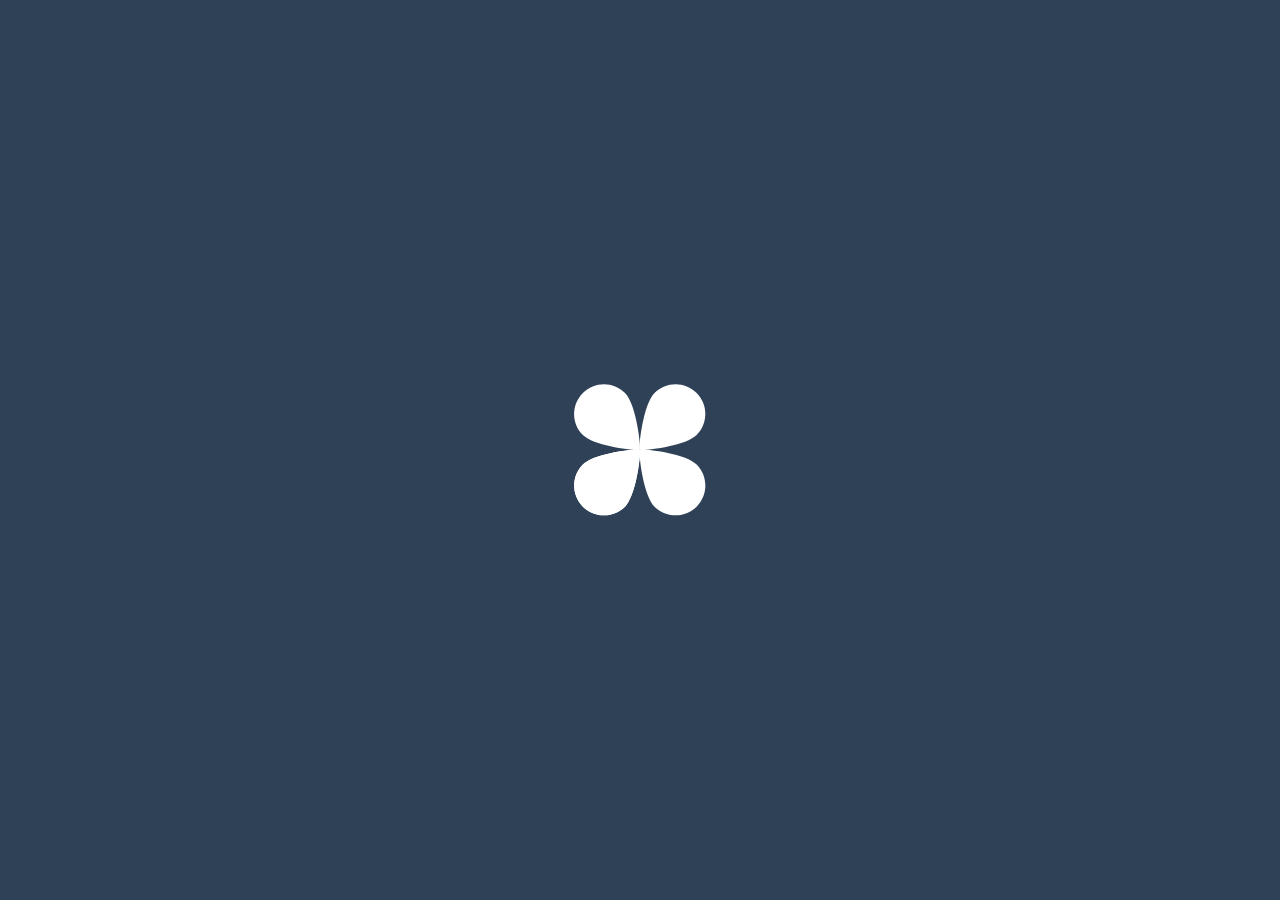
<file: index.html>
<!DOCTYPE html>
<html lang="pt-BR">

<head>
    <meta charset="UTF-8">
    <meta
        name="viewport"
        content="width=device-width, initial-scale=1.0, viewport-fit=cover">
    <title>Pluvion</title>
    <!-- Conjunto de CSS -->
    <link rel="stylesheet" href="./css/reset.css">
    <link rel="stylesheet" href="./css/paleta.css">
    <link rel="stylesheet" href="./css/tipografias.css">
    <link rel="stylesheet" href="./css/componentes.css">
    <link rel="stylesheet" href="./css/animar.css">
    <link rel="stylesheet" href="./css/telas/splash.css">
</head>

<body>
    <main class="inicio">
        <div class="logo">
            <img src="images/logo-gota.svg" alt="Pluvion">
        </div>
    </main>
    <script src="./js/splash.js"></script>
</body>
</html>
</file>
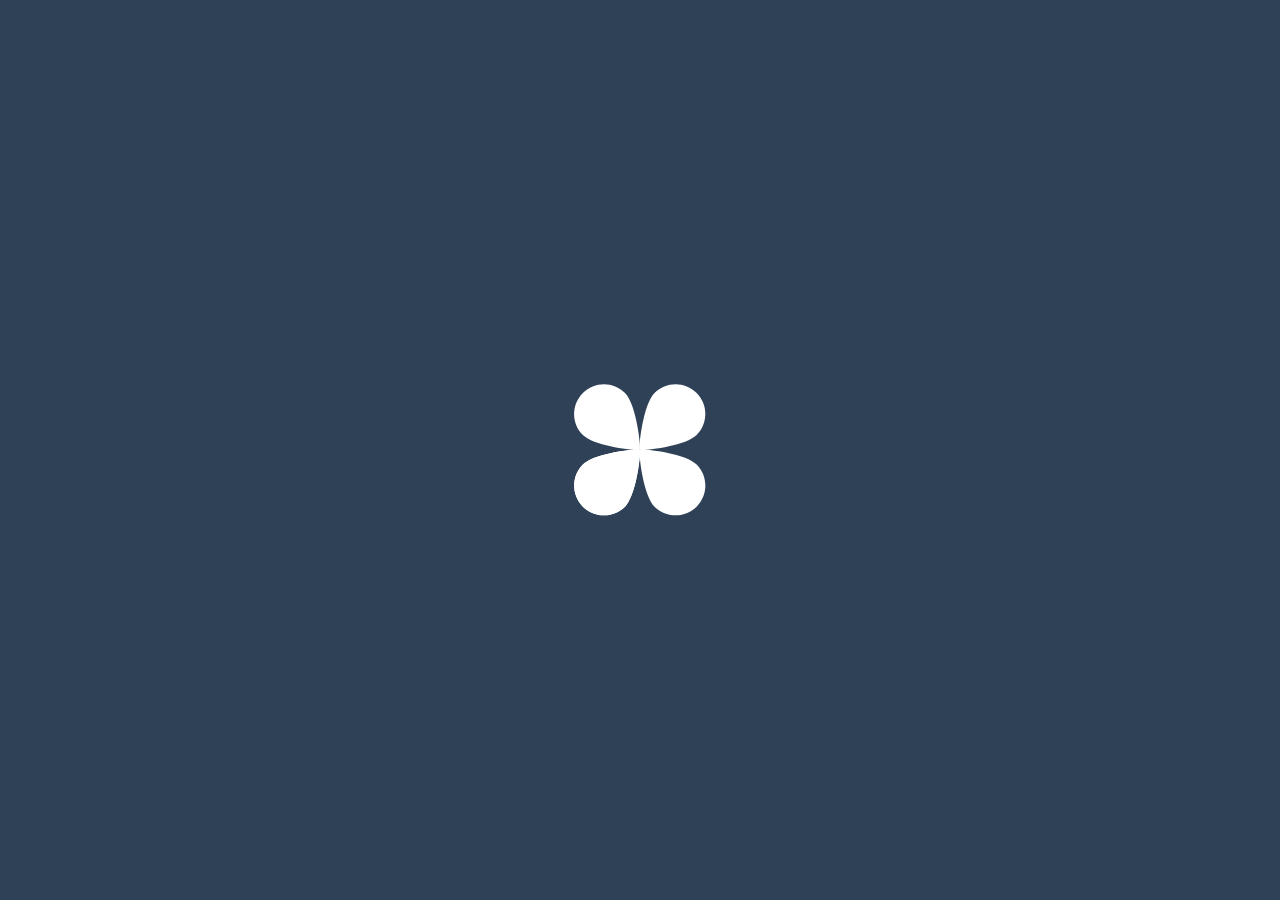
<file: splash.html>
<!DOCTYPE html>
<html lang="pt-BR">

<head>
    <meta charset="UTF-8">
    <meta
        name="viewport"
        content="width=device-width, initial-scale=1.0, viewport-fit=cover">
    <title>Pluvion</title>
    <!-- Conjunto de CSS -->
    <link rel="stylesheet" href="reset.css">
    <link rel="stylesheet" href="./css/paleta.css">
    <link rel="stylesheet" href="./css/tipografias.css">
    <link rel="stylesheet" href="./css/componentes.css">
    <link rel="stylesheet" href="./css/animar.css">
    <link rel="stylesheet" href="./css/telas/splash.css">
</head>

<body>
    <main class="inicio">
        <div class="logo">
            <img src="images/logo-gota.svg" alt="Pluvion">
        </div>
    </main>
    <script src="splash.js"></script>
</body>
</html>
</file>
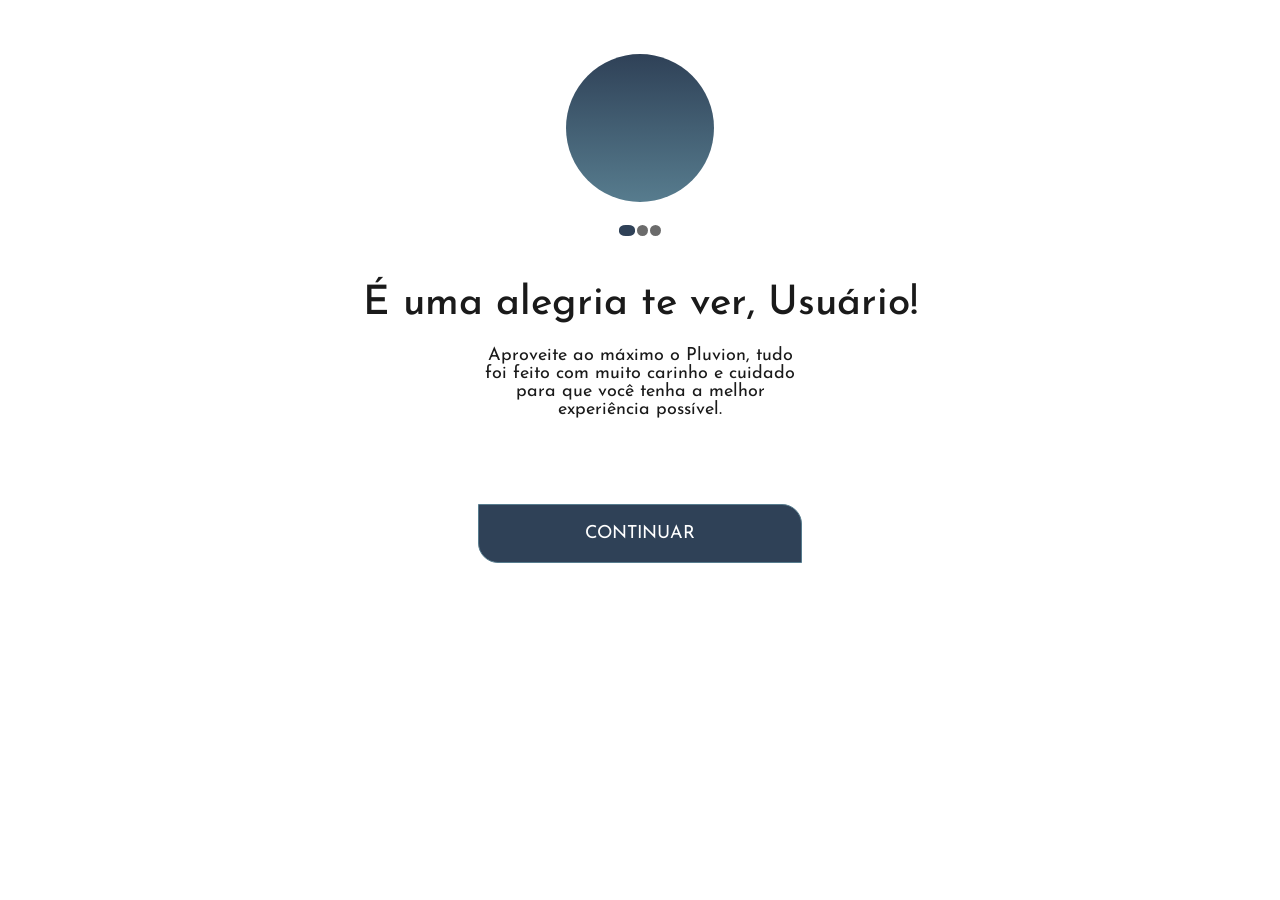
<file: html/bem-vindo.html>
<!DOCTYPE html>

<html lang="pt-BR">

<head>

    <meta charset="UTF-8">

    <meta name="viewport"
          content="width=device-width, initial-scale=1.0, viewport-fit=cover">

    <title>Pluvion</title>

        <link rel="stylesheet" href="https://fonts.googleapis.com/css2?family=Material+Symbols+Outlined"/>

    <link rel="stylesheet" href="../reset.css">

    <link rel="stylesheet" href="../css/paleta.css">
    <link rel="stylesheet" href="../css/tipografias.css">
    <link rel="stylesheet" href="../css/componentes.css">
    <link rel="stylesheet" href="../css/animar.css">

    <link rel="stylesheet"
          href="../css/telas/bem-vindo.css">

</head>

<body>

    <main class="bem-vindo">

        <section class="bem-vindo-conteudo">
            <button
                class="voltar"
                id="voltar">

                <span class="material-symbols-outlined">

                    arrow_back

                </span>

            </button>

            <img
                id="imagem"
                src="../images/onboarding/on-1.svg"
                alt="Bem-vindo">

            <div class="indicadores">

                <span class="ativo"></span>
                <span></span>
                <span></span>

            </div>

            <h1 id="tituloBemVindo"></h1>

            <p id="descricaoBemVindo"></p>

            <div id="conteudoExtra"></div>

        </section>

        <section class="bem-vindo-acoes">

            <button
                class="btn btn-primario"
                id="proximo">

                CONTINUAR

            </button>

        </section>

    </main>
    <script src="../js/bem-vindo.js"></script>

</body>

</html>
</file>
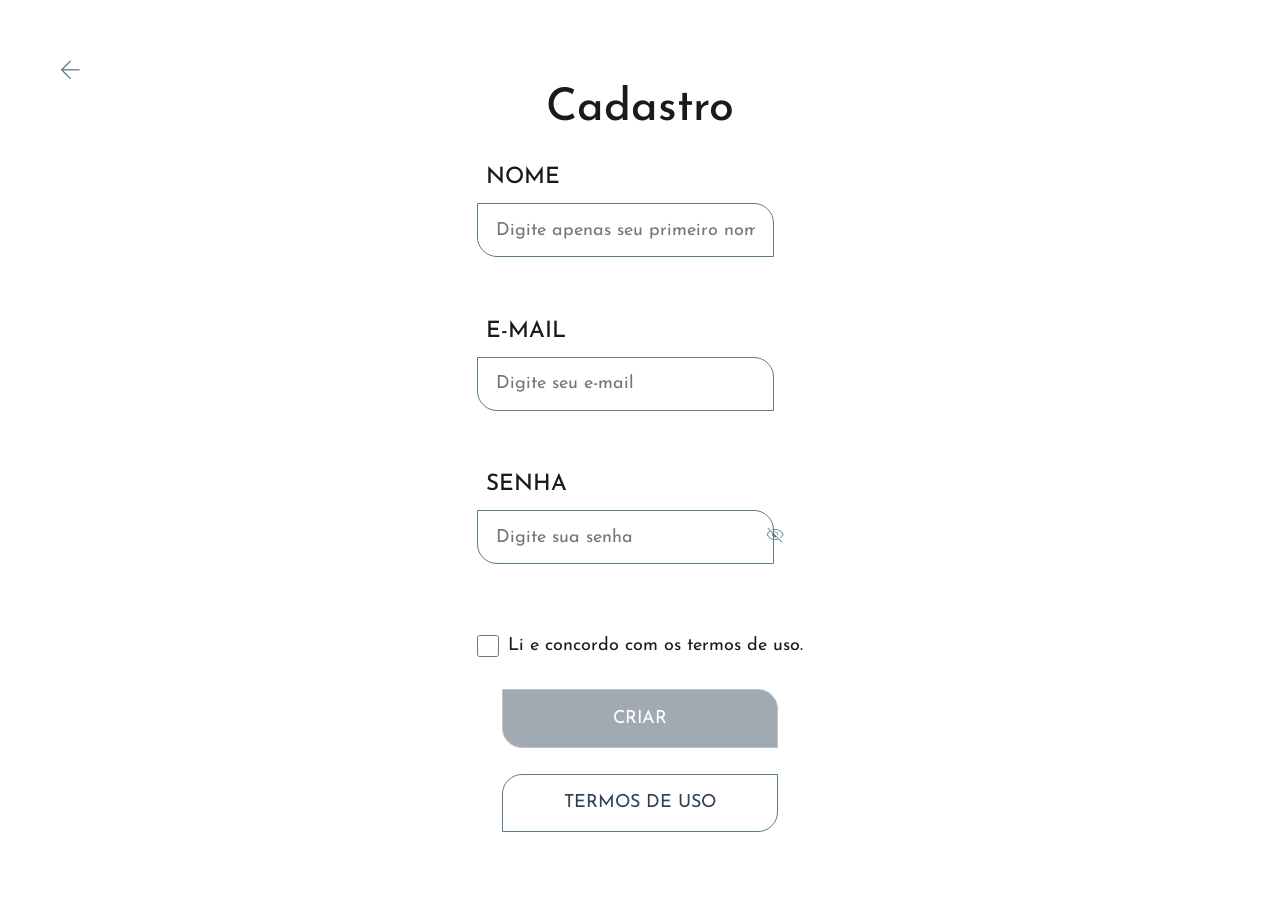
<file: html/cadastro.html>
<!DOCTYPE html>

<html lang="pt-BR">

<head>

    <meta charset="UTF-8">

    <meta
        name="viewport"
        content="width=device-width, initial-scale=1.0, viewport-fit=cover">

    <title>Pluvion</title>

    <link rel="stylesheet" href="https://fonts.googleapis.com/css2?family=Material+Symbols+Outlined"/>

    <link rel="stylesheet" href="../reset.css">

    <link rel="stylesheet" href="../css/paleta.css">
    <link rel="stylesheet" href="../css/tipografias.css">
    <link rel="stylesheet" href="../css/componentes.css">
    <link rel="stylesheet" href="../css/animar.css">

    <link rel="stylesheet" href="../css/telas/cadastro.css">

</head>

<body>

<main class="login">

    <button
        class="voltar"
        id="voltar">

        <span class="material-symbols-outlined"> arrow_back </span>

    </button>

    <h1>Cadastro</h1>

    <form
        class="login-form"
        autocomplete="off">

        <div class="campo">

            <label for="nome">

                NOME

            </label>
                

            <input
                id="nome"
                type="text"
                placeholder="Digite apenas seu primeiro nome">

            <small id="feedbackNome" class="feedback"></small>
        </div>

        <div class="campo">

            <label for="email">

                E-MAIL

            </label>
                

            <input
                id="email"
                type="email"
                placeholder="Digite seu e-mail">

            <small id="feedbackEmail" class="feedback"></small>
        </div>

        <div class="campo">

            <label for="senha">

                SENHA

            </label>

            <div class="campo-senha">

                <input
                    id="senha"
                    type="password"
                    placeholder="Digite sua senha">

                <button
                    type="button"
                    id="mostrarSenha">

                    <span 
                    id="iconeSenha"
                    class="material-symbols-outlined"> visibility_off </span>

                </button>

            </div>
            <small id="feedbackSenha" class="feedback"></small>
        </div>

        <p id="termoTexto">
            <input
                type="checkbox"
                id="termos">
            Li e concordo com os termos de uso.
        </p>        

        <button
            type="submit"
            id="btnCriar"
            class="btn btn-primario btn-login">

                CRIAR

        </button>

        <button
            type="button"
            id="btnTermos"
            class="btn btn-secundario btn-login">

                TERMOS DE USO

        </button>


    </form>
</main>

<script src="../js/transition.js"></script>
<script src="../js/cadastro.js"></script>

</body>

</html>
</file>
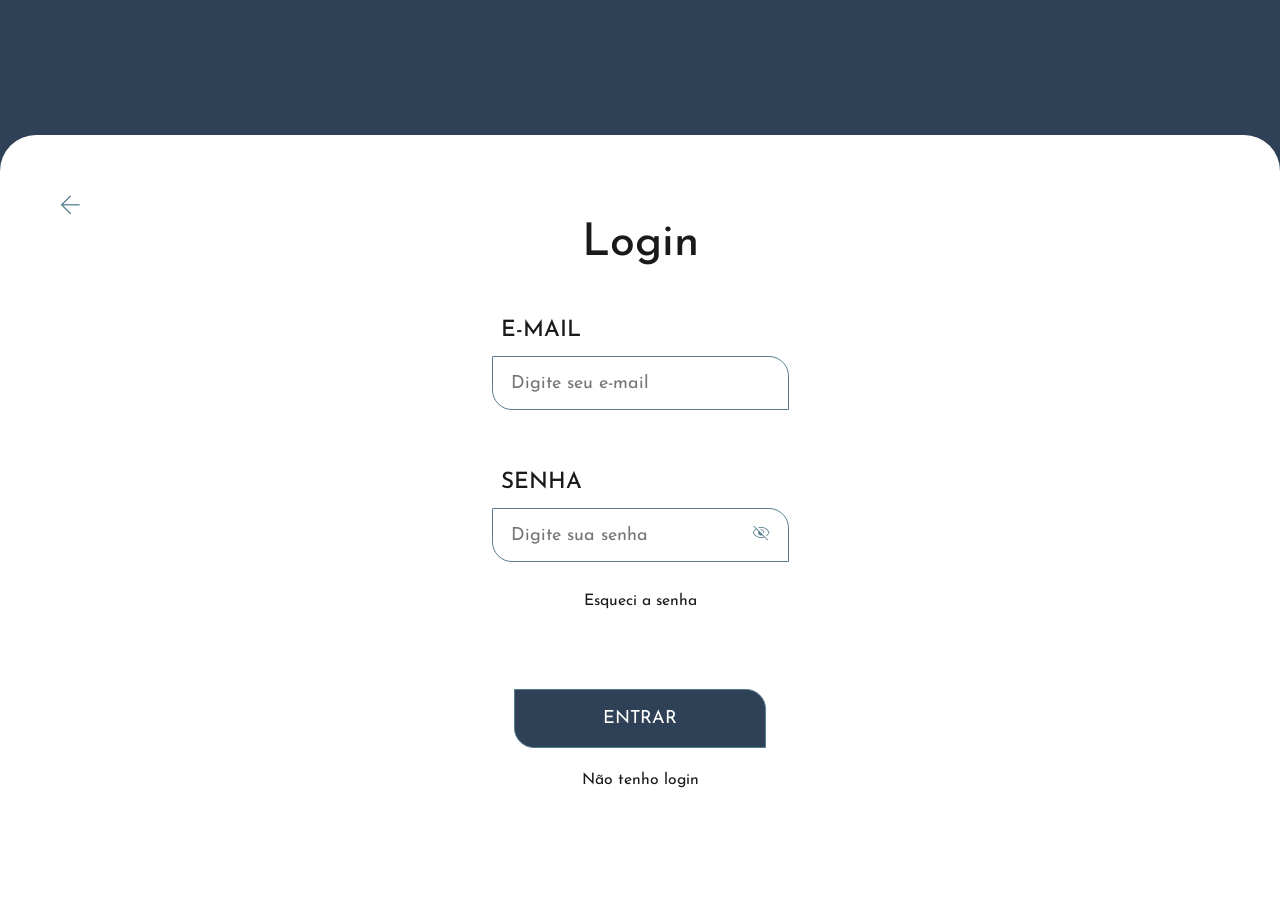
<file: html/login.html>
<!DOCTYPE html>

<html lang="pt-BR">

<head>

    <meta charset="UTF-8">

    <meta
        name="viewport"
        content="width=device-width, initial-scale=1.0, viewport-fit=cover">

    <title>Pluvion</title>

    <link rel="stylesheet" href="https://fonts.googleapis.com/css2?family=Material+Symbols+Outlined"/>

    <link rel="stylesheet" href="../reset.css">

    <link rel="stylesheet" href="../css/paleta.css">
    <link rel="stylesheet" href="../css/tipografias.css">
    <link rel="stylesheet" href="../css/componentes.css">
    <link rel="stylesheet" href="../css/animar.css">

    <link rel="stylesheet" href="../css/telas/login.css">

</head>

<body>

<main class="login">

    <section class="login-card">

        <button
            class="voltar"
            id="voltar">

            <span class="material-symbols-outlined"> arrow_back </span>

        </button>

        <h1>Login</h1>

        <form
            class="login-form"
            autocomplete="off">

            <div class="campo">

                <label for="email">

                    E-MAIL

                </label>
                

                <input
                    id="email"
                    type="email"
                    placeholder="Digite seu e-mail">

            </div>

            <div class="campo">

                <label for="senha">

                    SENHA

                </label>

                <div class="campo-senha">

                    <input
                        id="senha"
                        type="password"
                        placeholder="Digite sua senha">

                    <button
                        type="button"
                        id="mostrarSenha">

                        <span 
                        id="iconeSenha"
                        class="material-symbols-outlined"> visibility_off </span>

                    </button>

                </div>

            </div>

            <a
                href="#"
                class="esqueci">

                Esqueci a senha

            </a>

            <button
                class="btn btn-primario btn-login">

                ENTRAR

            </button>

            <button
                type="button"
                id="cadastro">

                Não tenho login

            </button>

        </form>

    </section>

</main>

<script src="../js/login.js"></script>

</body>

</html>
</file>
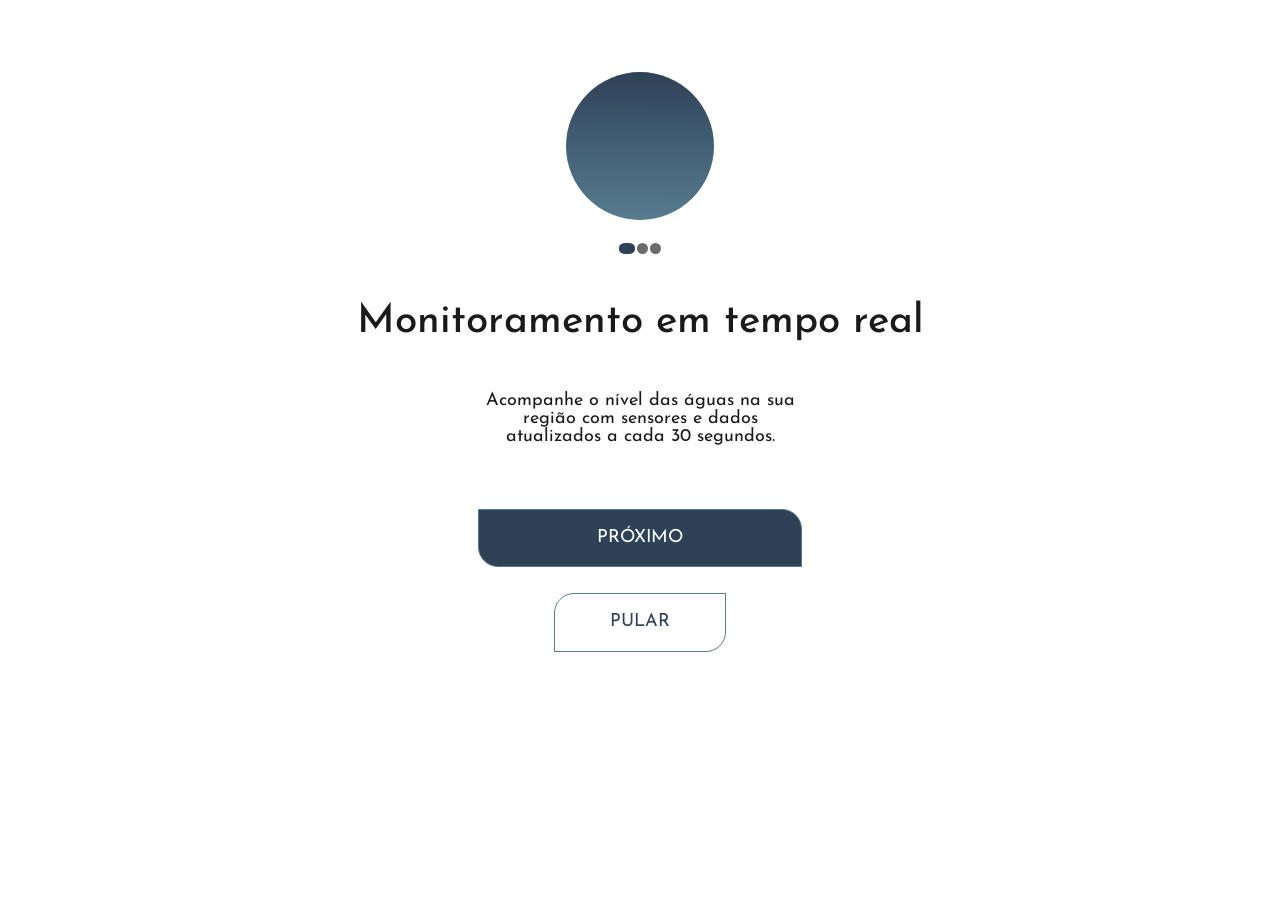
<file: html/onboarding.html>
<!DOCTYPE html>

<html lang="pt-BR">

<head>

    <meta charset="UTF-8">

    <meta name="viewport"
          content="width=device-width, initial-scale=1.0, viewport-fit=cover">

    <title>Pluvion</title>

    <link rel="stylesheet" href="../reset.css">

    <link rel="stylesheet" href="../css/paleta.css">
    <link rel="stylesheet" href="../css/tipografias.css">
    <link rel="stylesheet" href="../css/componentes.css">
    <link rel="stylesheet" href="../css/animar.css">

    <link rel="stylesheet"
          href="../css/telas/onboarding.css">

</head>

<body>

    <main class="onboarding">

        <section class="onboarding-conteudo">

            <img
                id="imagem"
                src="../images/onboarding/on-1.svg"
                alt="Onboarding">

            <div class="indicadores">

                <span class="ativo"></span>
                <span></span>
                <span></span>

            </div>

            <h1 id="titulo"></h1>

            <p id="descricao"></p>

        </section>

        <section class="onboarding-acoes">

            <button
                class="btn btn-primario"
                id="proximo">

                PRÓXIMO

            </button>

            <button
                class="btn btn-secundario"
                id="pular">

                PULAR

            </button>

        </section>

    </main>
    <script src="../js/onboarding.js"></script>

</body>

</html>
</file>
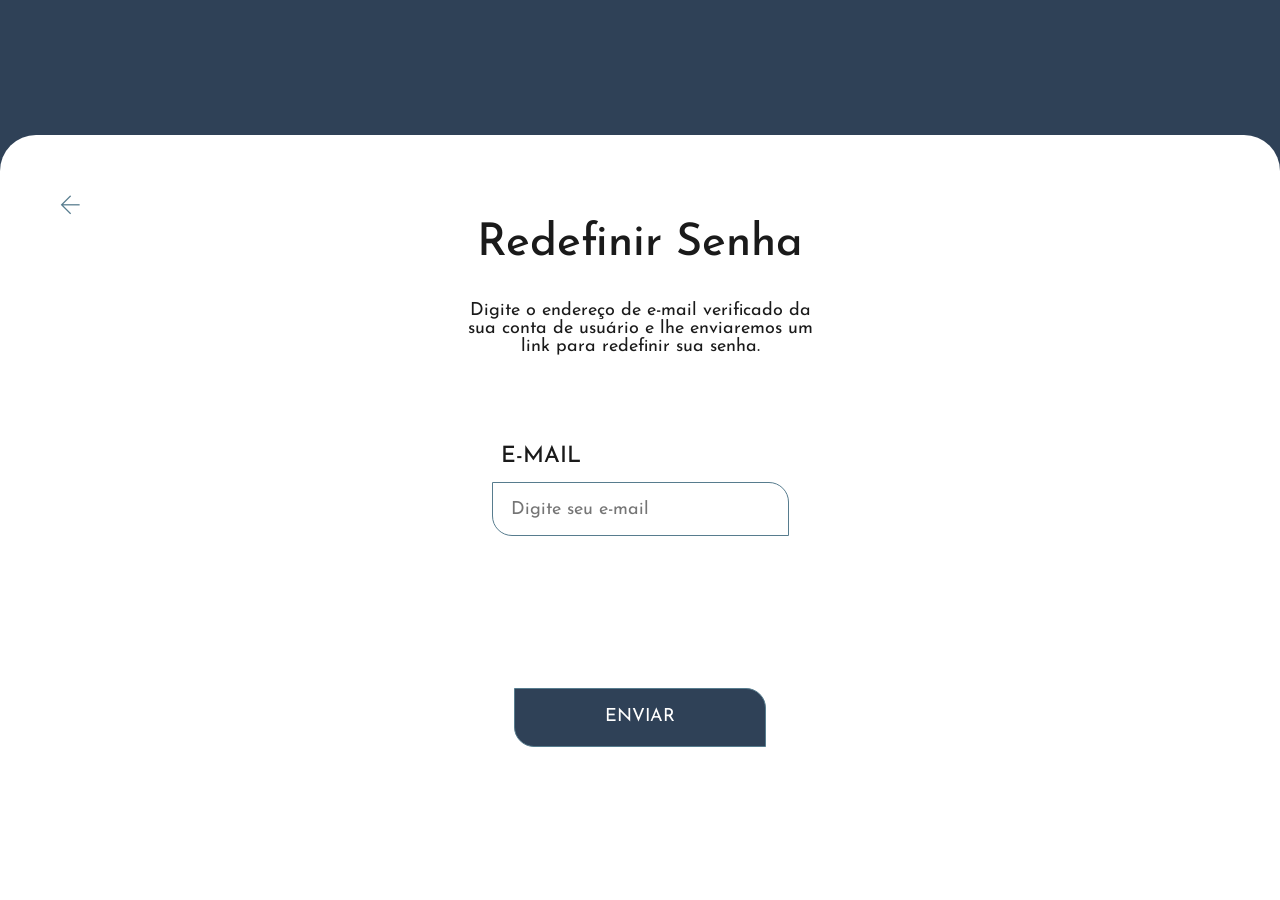
<file: html/redefinir-senha.html>
<!DOCTYPE html>

<html lang="pt-BR">

<head>

    <meta charset="UTF-8">

    <meta
        name="viewport"
        content="width=device-width, initial-scale=1.0, viewport-fit=cover">

    <title>Pluvion</title>

    <link rel="stylesheet" href="https://fonts.googleapis.com/css2?family=Material+Symbols+Outlined"/>

    <link rel="stylesheet" href="../reset.css">

    <link rel="stylesheet" href="../css/paleta.css">
    <link rel="stylesheet" href="../css/tipografias.css">
    <link rel="stylesheet" href="../css/componentes.css">
    <link rel="stylesheet" href="../css/animar.css">

    <link rel="stylesheet" href="../css/telas/redefinir-senha.css">

</head>

<body>

<main class="login">

    <section class="login-card">

        <button
            class="voltar"
            id="voltar">

            <span class="material-symbols-outlined"> arrow_back </span>

        </button>

        <h1>Redefinir Senha</h1>

        <p class="subtitulo">

            Digite o endereço de e-mail verificado da sua conta de usuário e lhe enviaremos um link para redefinir sua senha.
        </p>

        <form
            class="login-form"
            autocomplete="off">

            <div class="campo">

                <label for="email">

                    E-MAIL

                </label>
                

                <input
                    id="email"
                    type="email"
                    placeholder="Digite seu e-mail">

            </div>

            <button
                class="btn btn-primario btn-login">

                ENVIAR

            </button>

        </form>

    </section>

</main>

<script src="../js/redefinir-senha.js"></script>

</body>

</html>
</file>
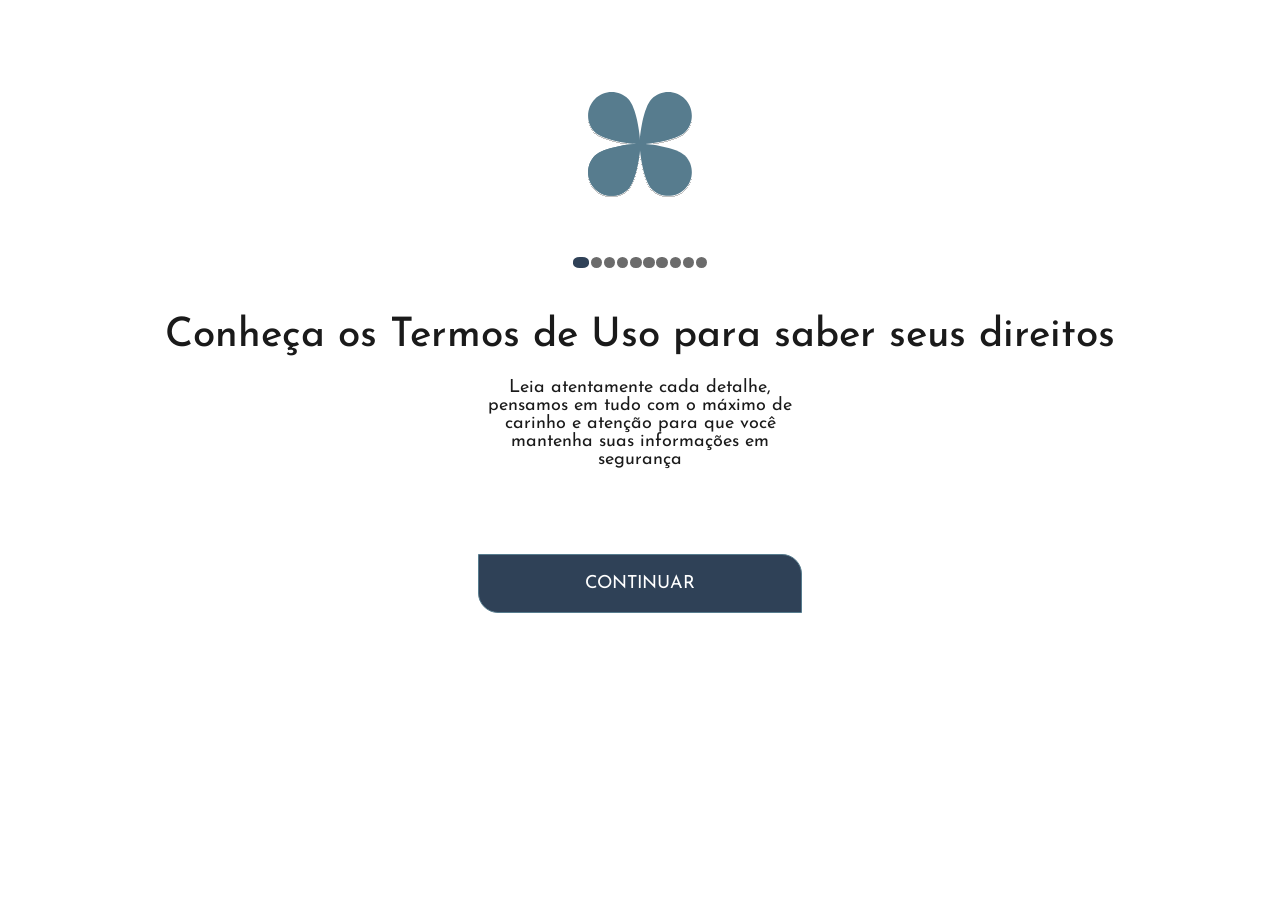
<file: html/termos.html>
<!DOCTYPE html>

<html lang="pt-BR">

<head>

    <meta charset="UTF-8">

    <meta name="viewport"
          content="width=device-width, initial-scale=1.0, viewport-fit=cover">

    <title>Pluvion</title>

        <link rel="stylesheet" href="https://fonts.googleapis.com/css2?family=Material+Symbols+Outlined"/>

    <link rel="stylesheet" href="../reset.css">

    <link rel="stylesheet" href="../css/paleta.css">
    <link rel="stylesheet" href="../css/tipografias.css">
    <link rel="stylesheet" href="../css/componentes.css">
    <link rel="stylesheet" href="../css/animar.css">

    <link rel="stylesheet"
          href="../css/telas/termos.css">

</head>

<body>

    <main class="bem-vindo">

        <section class="bem-vindo-conteudo">
            <button
                class="voltar"
                id="voltar">

                <span class="material-symbols-outlined">

                    arrow_back

                </span>

            </button>

            <img
                id="imagem"
                src="../images/logo-gota-azul.svg"
                alt="Bem-vindo">

            <div class="indicadores">

                <span class="ativo"></span>
                <span></span>
                <span></span>
                <span></span>
                <span></span>
                <span></span>
                <span></span>
                <span></span>
                <span></span>
                <span></span>
            </div>

            <h1 id="tituloBemVindo"></h1>

            <p id="descricaoBemVindo"></p>

            <div id="conteudoExtra"></div>

        </section>

        <section class="bem-vindo-acoes">

            <button
                class="btn btn-primario"
                id="proximo">

                CONTINUAR

            </button>

        </section>

    </main>
    <script src="../js/termos.js"></script>

</body>

</html>
</file>
<file: css/paleta.css>
/* ==========================================================
   PALETA DE CORES
========================================================== */

:root{

    /* ======================================================
       CORES INSTITUCIONAIS
    ====================================================== */

    /* Azul acinzentado */
    --azul-principal:#577C8E;

    /* Azul petróleo */
    --azul-escuro:#2F4157;

    /* Azul muito claro */
    --azul-claro:#C8D8E4;

    /* Off-white */
    --fundo-claro:#F4EFEB;

    /* Verde */
    --verde:#3D6B55;

    /* Laranja */
    --laranja:#E07B39;

    /* Vermelho */
    --vermelho:#C0392B;

    /* ======================================================
       CORES NEUTRAS
    ====================================================== */

    --branco:#FFFFFF;

    --cinza:#6B6B6B;

    --preto:#1A1A1A;

    /* ======================================================
       SOMBRAS
    ====================================================== */

    --sombra-leve:0 2px 10px rgba(0,0,0,.08);

    --sombra-media:0 8px 25px rgba(0,0,0,.12);

    --sombra-forte:0 15px 40px rgba(0,0,0,.18);

    /* ======================================================
       BORDAS
    ====================================================== */

    --borda-pequena:8px;

    --borda-media:20px;

    --borda-grande:24px;

 /* ======================================================
       ESPAÇAMENTOS
    ====================================================== */

    --esp-1:clamp(.25rem,.5vw,.5rem);

    --esp-2:clamp(.5rem,1vw,.75rem);

    --esp-3:clamp(.75rem,1.5vw,1rem);

    --esp-4:clamp(1rem,2vw,1.5rem);

    --esp-5:clamp(1.5rem,3vw,2rem);

    --esp-6:clamp(2rem,4vw,3rem);

    --esp-7:clamp(2.5rem,5vw,4rem);

    --esp-8:clamp(3rem,6vw,5rem);

}
</file>
<file: css/tipografias.css>
/* ==========================================================
   TIPOGRAFIAS
========================================================== */
@import url('https://fonts.googleapis.com/css2?family=Josefin+Sans:ital,wght@0,100..700;1,100..700&display=swap');

.josefin-sans {
  font-family: "Josefin Sans", sans-serif;
  font-optical-sizing: auto;
  font-style: normal;
}

.material-symbols-outlined {
    font-variation-settings:
        'FILL' 0,
        'wght' 200,
        'GRAD' 0,
        'opsz' 30;

    font-size: var(--fs-400);
    transition: transform .25s ease;
    color: var(--azul-principal);
}

#voltar .material-symbols-outlined{
    font-size:var(--fs-650);
}

:root{

    /* Família das fontes */

    --fonte-principal: "Josefin Sans", sans-serif;

}

/* ==========================================================
   ESTILOS GERAIS
========================================================== */

body{
    font-family:var(--fonte-principal);
    color:var(--preto);
    line-height:1;
}

/* ==========================================================
   TÍTULOS
========================================================== */

:root{

    /*ESCALA TIPOGRÁFICA*/
    --fs-100:0.75rem;      /* 12px */
    --fs-200:0.875rem;     /* 14px */
    --fs-300:1rem;         /* 16px */
    --fs-400:1.125rem;     /* 18px */
    --fs-500:1.25rem;      /* 20px */
    --fs-600:1.5rem;       /* 24px */
    --fs-650:1.8rem;       /* 30px */    
    --fs-700:2rem;         /* 32px */
    --fs-800:2.25rem;      /* 36px */
    --fs-900:2.5rem;       /* 40px */
    --fs-1000:3rem;        /* 48px */
    --fs-1100:3.5rem;      /* 56px */
    --fs-1200:4rem;        /* 64px */
}

h1{
    font-size:var(--fs-800);
    font-weight:500;
}

label{
    font-size:var(--fs-500);
    font-weight:500;
    margin-inline-start:0.5rem;
}


/* ==========================================================
   PARÁGRAFOS
========================================================== */

p{
    font-size:var(--fs-300);
    font-weight:normal;
}

/* ==========================================================
   LINKS
========================================================== */

a{
    font-size:1rem;
}
</file>
<file: css/componentes.css>
/* ==========================================================
   ELEMENTOS GERAIS
========================================================== */

img,
picture,
svg,
video,
canvas{
    display:block;
    max-width:100%;
}

button,
input,
textarea,
select{
    font:inherit;
    background:none;
    border:none;
    outline:none;
}

button{
    cursor:pointer;
}

a{
    color:inherit;
    text-decoration:none;
}

ul,
ol{
    list-style:none;
}

table{
    border-collapse:collapse;
    border-spacing:0;
}

/* ==========================================================
   CONTAINER PADRÃO
========================================================== */

.container{
    width:100%;
    max-width:600px;
    min-height:100vh;
    min-height:100dvh;
    margin:auto;
}

/* ==========================================================
   BOTÕES
========================================================== */

.btn{
    height:3.25rem;
    transition:.25s;
}

.btn-primario{
    width:100%;
    background:var(--azul-escuro);
    color:var(--branco);
    border:1px solid var(--azul-principal);
    border-top-right-radius:var(--borda-media);
    border-bottom-left-radius:var(--borda-media);
}

.btn-primario:hover{
    opacity:.9;
}

.btn-secundario{
    width:53%;
    background:transparent;
    color:var(--azul-escuro);
    border:1px solid var(--azul-principal);
    border-top-left-radius:var(--borda-media);
    border-bottom-right-radius:var(--borda-media);
}


/* ==========================================================
   INPUT
========================================================== */

input{
    width: clamp(16.5rem,19vw,22rem);
    height:3rem;
    transition:.25s;
    background:transparent;
    padding:0 1rem 0 1rem;
    color:var(--cinza);
    border:1px solid var(--azul-principal);
    border-top-right-radius:var(--borda-media);
    border-bottom-left-radius:var(--borda-media);
}

/* ==========================================================
   ESTADOS DOS INPUTS
========================================================== */

.input-verde{
    border:1px solid var(--verde);
}

.input-amarelo{
    border:1px solid var(--laranja);
}

.input-vermelho{
    border:1px solid var(--vermelho);
}

/* ==========================================================
   FEEDBACK
========================================================== */

.feedback{
    display:block;
    min-height:1rem;
    font-size:var(--fs-100);
    font-weight:500;
    margin-inline-start: 1.5rem;
    transition:.25s;
}

.feedback-verde{
    color:var(--verde);
}

.feedback-amarelo{
    color:var(--laranja);
}

.feedback-vermelho{
    color:var(--vermelho);
}

/* ==========================================================
   BOTÃO DE VOLTAR
========================================================== */


.voltar{
    display:flex;
    justify-content:flex-start;
    align-items:center;
    width:100%;
    padding:3rem 0 0 3rem;
}

/* ==========================================================
   BOTÃO DESABILITADO
========================================================== */

.btn:disabled{

    opacity:.45;

    cursor:not-allowed;

    pointer-events:none;

}


/* ==========================================================
   COMPONENTES DO DASHBOARD EM DIANTE
========================================================== */



/* ==========================================================
   CARD PADRÃO
========================================================== */

.card{
    width:100%;
    background:var(--branco);
    border-radius:var(--borda-grande);
    box-shadow:var(--sombra-leve);
    min-height: 10rem;
    padding:1.25rem;
    overflow:hidden;
}

/* ==========================================================
   ALERTAS
========================================================== */

.card-alerta{

    display:flex;
    width: 100%;
    align-items:center;
    border-radius: 5rem;
    background:var(--branco);
    box-shadow:var(--sombra-leve);
    transition:.25s;
    min-height:5rem;
    padding:1rem 1.25rem;
    margin-bottom:1rem;

}

.card-alerta:hover{

    transform:translateY(-2px);

    box-shadow:var(--sombra-media);

}

/* ==========================================================
   ALERTA VAZIO
========================================================== */

.alerta-vazio{

    display:flex;

    justify-content:center;

    align-items:center;

    text-align:center;

    min-height:7rem;

    padding:2rem;

    border-radius:var(--borda-media);

    background:var(--branco);

    color:var(--cinza);

    box-shadow:var(--sombra-leve);

    line-height:1.5;

}

/* ==========================================================
   LOCALIZAÇÃO
========================================================== */


.localizacao{

    display:flex;

    justify-content:center;

    align-items:center;


    border-radius:999px;

    background:var(--azul-claro);

}

.localizacao strong{

    color:var(--azul-escuro);

    font-size:var(--fs-100);

}

/* ==========================================================
   STATUS
========================================================== */

.status{

    width:.9rem;
    height: .9rem;
    border-radius:50%;
    margin-inline-end: 1rem;

}

/* ==========================================================
   AVATAR
========================================================== */

.avatar{
    display:flex;
    justify-content:center;
    align-items:center;
    width:3rem;
    height:3rem;
    overflow:hidden;
    border-radius:50%;
    background:var(--azul-claro);
    box-shadow:var(--sombra-leve);
    flex-shrink:0;
    transition:.25s;
}

.avatar:hover{

    transform:scale(1.05);

}

.avatar img{

    width:100%;
    height:100%;
    object-fit:cover;

}

/* ==========================================================
   MENU INFERIOR
========================================================== */

.menu-inferior{

    position:fixed;
    width:100%;
    height: 3rem;
    background:var(--branco);
    display:flex;
    justify-content:space-around;
    align-items:center;
    min-height:3rem;
    padding: 1rem;
    border-radius: 5rem;
    box-shadow:0 -6px 20px rgba(0,0,0,.05);
    left:50%;
    transform:translateX(-50%);
    bottom:1rem;
    width:calc(100% - 5rem);
}



.menu-inferior button{

    display:flex;
    flex-direction:column;
    align-items:center;
    color:var(--cinza);
    transition:.25s;

}

.menu-inferior span{

    font-size: 2rem;

}

.menu-inferior p{

    font-size: var(--fs-100);

}

.menu button.ativo{

    color:var(--azul-principal);

}
</file>
<file: css/animar.css>
/* ==========================================================
   ANIMAÇÕES
========================================================== */

/* ==========================================================
   TRANSIÇÃO ENTRE TELAS
========================================================== */

body{

    opacity:1;

    transition:

        opacity .5s ease,

        transform .5s ease;

}

body.fade-out{

    opacity:0;

    transform:translateY(.75rem);

}

/* ----------------------------------------------------------
   Splash
---------------------------------------------------------- */

.logo img{

    opacity:0;

    transform:
        translateY(12px)
        scale(.70);

    animation:logoEntrada 3000ms cubic-bezier(.22,1,.36,1) forwards;

}

/* ----------------------------------------------------------
   Entrada da Logo
---------------------------------------------------------- */

@keyframes logoEntrada{

    0%{

        opacity:0;

        transform:
            translateY(12px)
            scale(.70);

    }

    45%{

        opacity:1;

        transform:
            translateY(0)
            scale(1);

    }

    70%{

        transform:
            translateY(0)
            scale(1.008);

    }

    100%{

        opacity:1;

        transform:
            translateY(0)
            scale(1);

    }

}

/* ==========================================================
   SAÍDA DA SPLASH
========================================================== */

.inicio.fade-out{

    animation:splashSaida 700ms ease forwards;

}

@keyframes splashSaida{

    from{

        opacity:1;

    }

    to{

        opacity:0;

        transform:scale(1.02);

    }

}
</file>
<file: css/telas/splash.css>
/* ==========================================================
   HOME
========================================================== */

body{

    background:var(--azul-escuro);

    animation:fundoEntrada 3s ease forwards;

}

@keyframes fundoEntrada{

    from{

        opacity:.70;

    }

    to{

        opacity:1;

    }

}
/* ==========================================================
   TELA
========================================================== */

.inicio{

    width:100%;

    min-height:100vh;

    min-height:100dvh;

    display:flex;

    justify-content:center;

    align-items:center;

    padding:var(--esp-6);

}

/* ==========================================================
   LOGO
========================================================== */

.logo{

    display:flex;

    flex-direction:column;

    justify-content:center;

    align-items:center;

    text-align:center;

}
</file>
<file: css/telas/bem-vindo.css>
/* ==========================================================
   INTRODUÇÃO DO USUÁRIO (BEM-VINDO)
========================================================== */

body{

    background:var(--branco);

}

.bem-vindo{
    display:flex;
    flex-direction:column;
}

.bem-vindo-conteudo{
    display:flex;
    flex-direction:column;
    justify-content:center;
    align-items:center;
    text-align:center;
    gap:clamp(.5rem,2vw,1.25rem);
    padding-top: clamp(3rem,3vw,50rem);
}

.bem-vindo-conteudo img{
    max-width:100%;
    height:auto;
}

.bem-vindo-conteudo p{
    max-width:18rem;
    margin-top:0;
}


#titulo{
    margin-bottom:clamp(1rem,3vh,2rem);
}

#descricao{
    margin-top:0;
}

#usarCep{
    width: 18rem;
    margin-bottom: 1rem;

}

#cep{
    color: var(--cinza);
}

#voltar{
    padding-top: 0;
    padding-bottom: clamp(1rem,1vh,1rem);;
}

.alterar-endereco{

    text-align:center;

    font-size:var(--fs-200);

    color:var(--preto);

}

.confirmacao-endereco{
    display:flex;
    max-width: 17rem;
    flex-direction:column;
    gap:.5rem;
    margin-bottom: 1rem;
}

.confirmacao-endereco p{
    margin:0;
    display:flex;
    width: 16rem;
    color:var(--branco);
    flex-direction:column;
    background:var(--azul-principal);
    padding: 0.7rem;
    border-radius:var(--borda-pequena);
    text-align:center;
    align-items:center;
}


.indicadores{
    display:flex;
    justify-content:center;
    gap:0.1rem;
    margin-bottom:var(--esp-4);
}

.indicadores span{
    width:.63rem;
    height:.63rem;
    border-radius:50%;
    background:var(--cinza);
    transition:.35s;
}

.bem-vindo-acoes{
    display:flex;
    width:18rem;
    flex-direction:column;
    align-self:center;
    justify-content: center;
    gap:var(--esp-4);
    padding-top:clamp(1rem,7vh,9rem);
}

.indicadores .ativo{
    width:.90rem;
    border-radius:40%;
    background:var(--azul-escuro);

}

@media (max-height: 790px){

    .bem-vindo-conteudo{

        padding-top:2rem;
        gap:.26rem;

    }

    #voltar{
        padding-top: 0;
        padding-bottom: 0;
    }

    .confirmacao-endereco p{
        padding: 0.6rem;
    }

    .bem-vindo-acoes{

        padding-top:0.5rem;

    }

}
</file>
<file: css/telas/cadastro.css>
/* ==========================================================
   CADASTRO
========================================================== */

body{

    background:var(--branco);

}

/* ==========================================================
   CARD
========================================================== */

.login{
        
    display:flex;
    position:fixed;
    inset:0;
    align-items:flex-end;
    width:100%;
    min-height:85dvh;
    flex-direction:column;
}


/* ==========================================================
   TOPO
========================================================== */


.login h1{
    font-size:var(--fs-900);
    margin-bottom:2rem;
    align-self:center;
}

/* ==========================================================
   FORMULÁRIO
========================================================== */

.login-form{

    gap: var(--esp-4);
    display:flex;
    flex-direction:column;
    align-self:center;
}

.campo{
    display:flex;
    width:100%;
    flex-direction:column;
    gap:.75rem;
    margin-block-end:var(--esp-1);

}



.campo-senha{

    position:relative;
    width:100%;

}

.campo-senha button{
    position:absolute;
    right:1rem;
    top:50%;
    transform:translateY(-50%);
}

.esqueci{

    text-align:center;

    font-size:var(--fs-200);

    color:var(--preto);
    margin-bottom:3rem;

}

#cadastro{

    text-align:center;

    font-size:var(--fs-200);

    color:var(--preto);
    margin-bottom:3rem;

}

.btn-login{

    width:85%;
    align-self:center;

}

#termoTexto{
    display: flex;
    padding: 0;
    margin: 0;
    height: 2rem;
    flex-direction: row;
    align-items: center;
    justify-content: center;
    border-radius: 2rem;

}

/* ==========================================================
   ERRO NOS TERMOS
========================================================== */


p#termoTexto.erro{

    color:var(--vermelho) !important;

}


button#btnTermos.erro{
    border:1px solid var(--vermelho) !important;
    color:var(--vermelho) !important;
}

#termos{
    display: flex;
    width: 1.2rem;
    margin-inline-end: 0.5rem;
    border-radius: 2rem;
    accent-color:var(--azul-principal);

}

#termos.erro{

    accent-color:var(--vermelho);

}



@media (max-height: 790px){
.campo{
    display:flex;
    width:100%;
    flex-direction:column;
    gap:.75rem;
}

}
</file>
<file: css/telas/login.css>
/* ==========================================================
   LOGIN
========================================================== */

body{

    background:var(--azul-escuro);

}

/* ==========================================================
   CARD
========================================================== */

.login{

    position:fixed;
    inset:0;
    display:flex;
    align-items:flex-end;
}


.login-card{
    width:100%;
    min-height:85dvh;
    background:var(--branco);
    border-radius:2rem 2rem 0 0;
    display:flex;
    flex-direction:column;
}


/* ==========================================================
   TOPO
========================================================== */

.login-card h1{
    font-size:var(--fs-900);
    text-align:center;
    margin-bottom:3rem;
}

/* ==========================================================
   FORMULÁRIO
========================================================== */

.login-form{

    gap: var(--esp-4);
    display:flex;
    flex-direction:column;
    align-self:center;
}

.campo{
    display:flex;
    width:100%;
    flex-direction:column;
    gap:.75rem;
    margin-block-end:var(--esp-1);
}


.campo:first-child{

    margin-bottom: 2rem;

}

.campo-senha{

    position:relative;
    width:100%;

}

.campo-senha button{

    position:absolute;

    right:1rem;

    top:50%;

    transform:translateY(-50%);

}

.esqueci{

    text-align:center;

    font-size:var(--fs-200);

    color:var(--preto);
    margin-bottom:3rem;

}

#cadastro{

    text-align:center;

    font-size:var(--fs-200);

    color:var(--preto);
    margin-bottom:3rem;

}

.btn-login{

    width:85%;
    align-self:center;

}
</file>
<file: css/telas/onboarding.css>
/* ==========================================================
   ONBOARDING
========================================================== */

body{

    background:var(--branco);

}

.onboarding{
    display:flex;
    flex-direction:column;
    align-items:center;
    justify-items:center;
    grid-template-rows: auto 1fr auto;  
}

.onboarding-conteudo{
    display:flex;
    flex-direction:column;
    justify-content:center;
    align-items:center;
    text-align:center;
    gap:clamp(.5rem,2vw,1.25rem);
    padding-top:clamp(2rem,8vh,9rem);
}

.onboarding-conteudo img{
    max-width:100%;
    height:auto;
}

.onboarding-conteudo p{
    max-width:18rem;
}

#titulo{
    margin-bottom:clamp(1rem,3vh,2rem);
}

#descricao{
    margin-top:0;
}


.indicadores{
    display:flex;
    justify-content:center;
    gap:0.1rem;
    margin-bottom:var(--esp-4);
}

.indicadores span{
    width:.63rem;
    height:.63rem;
    border-radius:50%;
    background:var(--cinza);
    transition:.35s;
}

.onboarding-acoes{
    display:flex;
    width:18rem;
    flex-direction:column;
    align-items:center;
    align-self:center;
    gap:var(--esp-4);
    padding-top:clamp(1rem,7vh,9rem);
}

.indicadores .ativo{
    width:.90rem;
    border-radius:40%;
    background:var(--azul-escuro);

}
</file>
<file: css/telas/redefinir-senha.css>
/* ==========================================================
   LOGIN
========================================================== */

body{

    background:var(--azul-escuro);

}

/* ==========================================================
   CARD
========================================================== */

.login{

    position:fixed;
    inset:0;
    display:flex;
    align-items:flex-end;
}


.login-card{
    width:100%;
    min-height:85dvh;
    background:var(--branco);
    border-radius:2rem 2rem 0 0;
    display:flex;
    flex-direction:column;
}


/* ==========================================================
   TOPO
========================================================== */

.login-card h1{
    font-size:var(--fs-900);
    text-align:center;
    margin-bottom:2rem;
}

.login-card .subtitulo{
    text-align:center;
    max-width: 20rem;
    align-self: center;
    margin-bottom:5rem;
}


/* ==========================================================
   FORMULÁRIO
========================================================== */

.login-form{

    gap: var(--esp-4);
    display:flex;
    flex-direction:column;
    align-self:center;
}

.campo{
    display:flex;
    width:100%;
    flex-direction:column;
    gap:.75rem;
    margin-block-end:var(--esp-1);
}


.campo:first-child{

    margin-bottom: 7rem;

}



.btn-login{

    width:85%;
    align-self:center;

}


@media (max-height: 750px){
    .campo:first-child{

        margin-bottom: 3rem;

    }

}
</file>
<file: css/telas/termos.css>
/* ==========================================================
   INTRODUÇÃO DO USUÁRIO (BEM-VINDO)
========================================================== */

body{

    background:var(--branco);

}

.bem-vindo{
    display:flex;
    flex-direction:column;
}

.bem-vindo-conteudo{
    display:flex;
    flex-direction:column;
    justify-content:center;
    align-items:center;
    text-align:center;
    gap:clamp(.5rem,2vw,1.25rem);
    padding-top: clamp(3rem,3vw,50rem);
}

.bem-vindo-conteudo img{
    display:flex;
    height: 10rem;
    flex-direction:column;
    justify-content:center;
}

.bem-vindo-conteudo p{
    max-width:18rem;
    margin-top:0;
}


#titulo{
    margin-bottom:clamp(1rem,3vh,2rem);
}

#descricao{
    margin-top:0;
}

#usarCep{
    width: 18rem;
    margin-bottom: 1rem;

}

#cep{
    color: var(--cinza);
}

#voltar{
    padding-top: 0;
    padding-bottom: clamp(1rem,1vh,1rem);;
}

.alterar-endereco{

    text-align:center;

    font-size:var(--fs-200);

    color:var(--preto);

}

.confirmacao-endereco{
    display:flex;
    max-width: 17rem;
    flex-direction:column;
    gap:.5rem;
    margin-bottom: 1rem;
}

.confirmacao-endereco p{
    margin:0;
    display:flex;
    width: 16rem;
    color:var(--branco);
    flex-direction:column;
    background:var(--azul-principal);
    padding: 0.7rem;
    border-radius:var(--borda-pequena);
    text-align:center;
    align-items:center;
}


.indicadores{
    display:flex;
    justify-content:center;
    gap:0.1rem;
    margin-bottom:var(--esp-4);
}

.indicadores span{
    width:.63rem;
    height:.63rem;
    border-radius:50%;
    background:var(--cinza);
    transition:.35s;
}

.bem-vindo-acoes{
    display:flex;
    width:18rem;
    flex-direction:column;
    align-self:center;
    justify-content: center;
    gap:var(--esp-4);
    padding-top:clamp(1rem,7vh,9rem);
}

.indicadores .ativo{
    width:.90rem;
    border-radius:40%;
    background:var(--azul-escuro);

}

@media (max-height: 790px){

    .bem-vindo-conteudo{

        padding-top:2rem;
        gap:.26rem;

    }

    #voltar{
        padding-top: 0;
        padding-bottom: 0;
    }

    .confirmacao-endereco p{
        padding: 0.6rem;
    }

    .bem-vindo-acoes{

        padding-top:0.5rem;

    }

}
</file>
